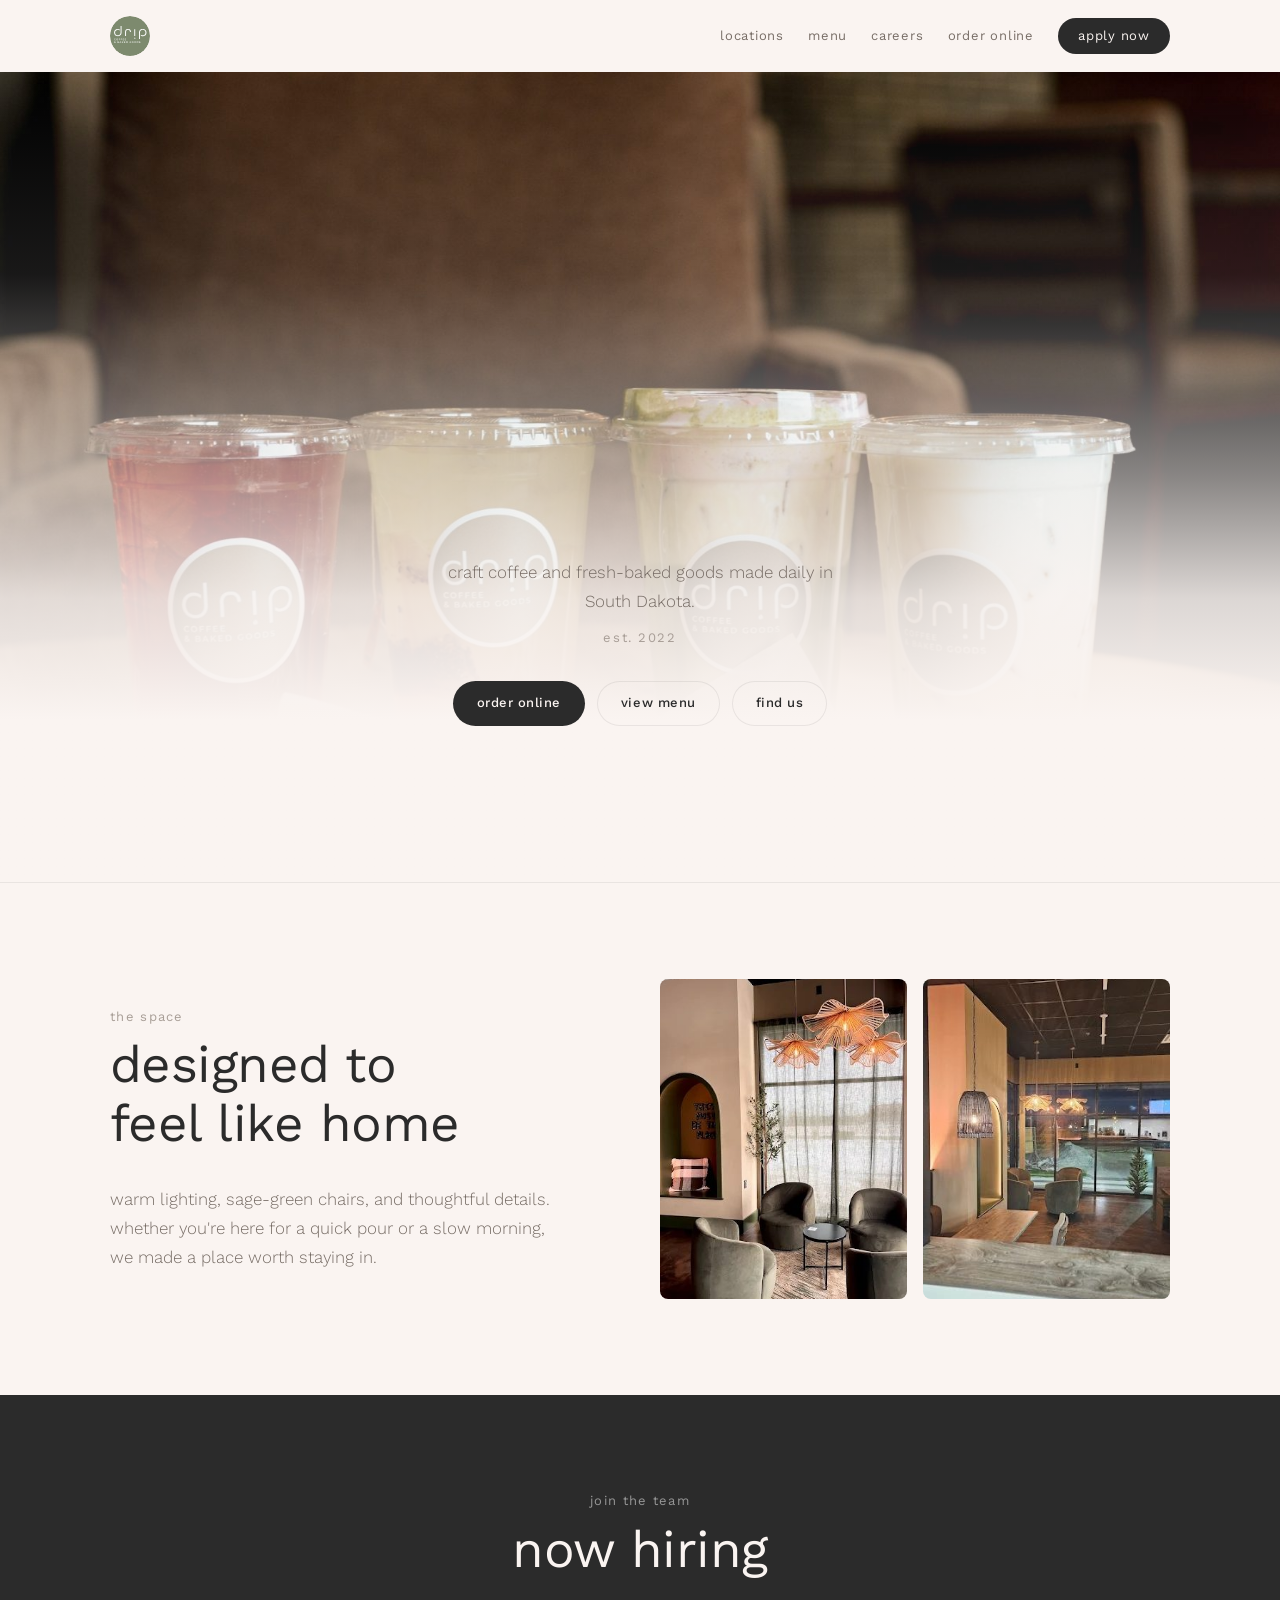
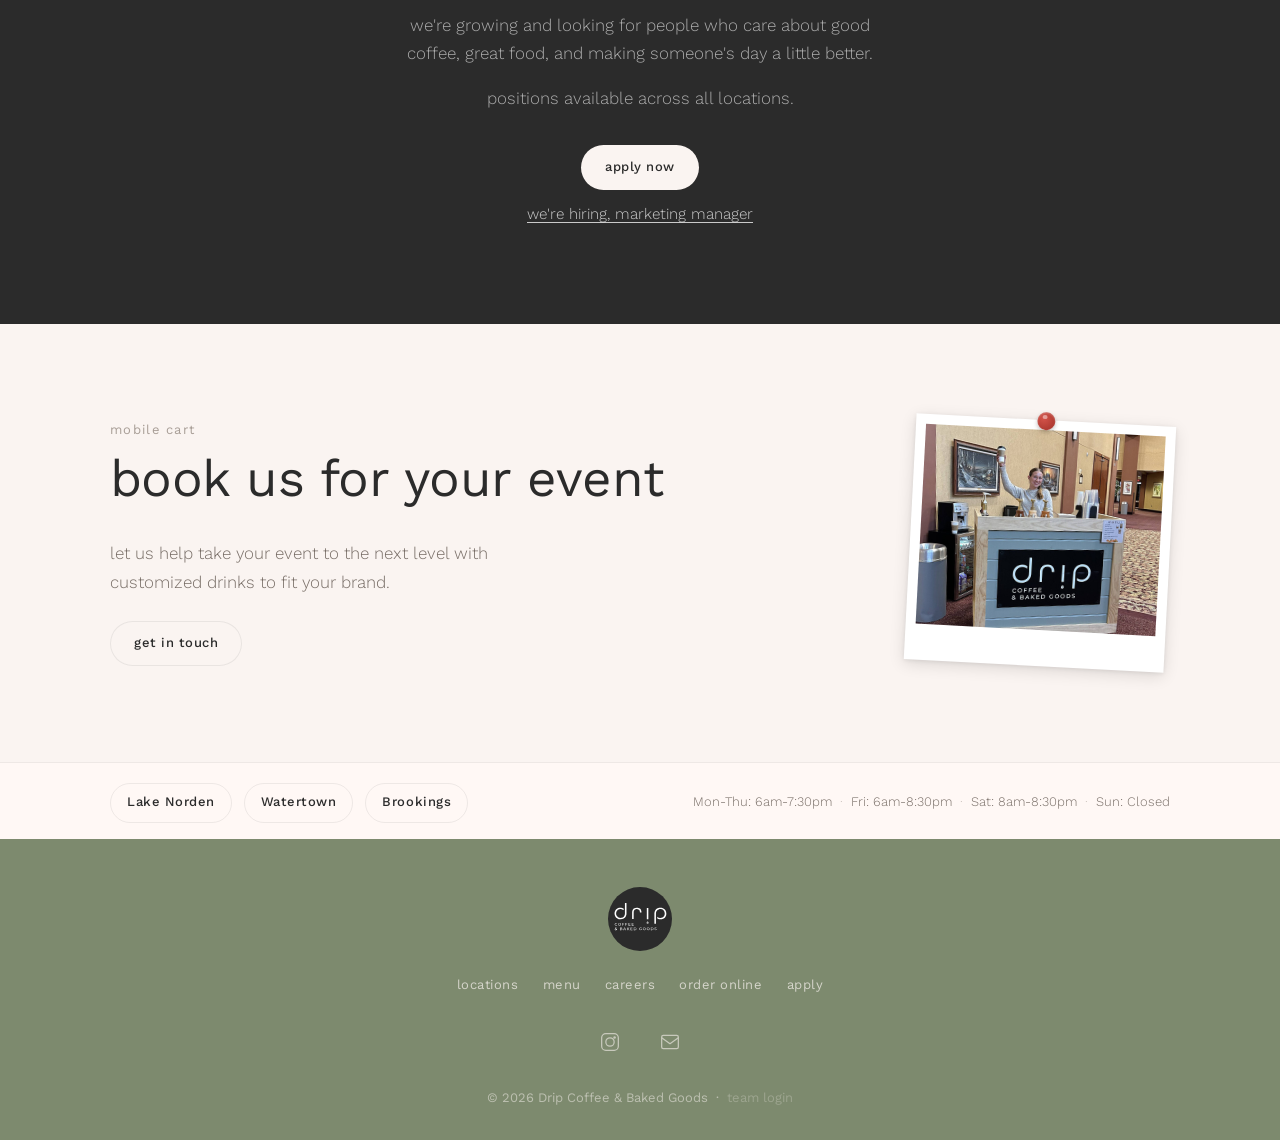
<file: index.html>
<!DOCTYPE html>
<html lang="en">
<head>
  <link rel="icon" href="./favicon.ico" />
  <link rel="icon" type="image/png" sizes="32x32" href="./favicon-32.png" />
  <link rel="icon" type="image/png" sizes="16x16" href="./favicon-16.png" />
  <link rel="apple-touch-icon" sizes="180x180" href="./apple-touch-icon.png" />
  <meta charset="UTF-8">
  <meta name="viewport" content="width=device-width, initial-scale=1.0">
  <title>drip coffee & baked goods</title>
  <meta name="description" content="Drip Coffee & Baked Goods. Craft coffee and fresh-baked goods in Lake Norden, Watertown, and Brookings, South Dakota. Est. 2022.">
  <meta property="og:title" content="Drip Coffee & Baked Goods">
  <meta property="og:description" content="Craft coffee and fresh-baked goods in Lake Norden, Watertown, and Brookings, South Dakota.">
  <meta property="og:type" content="website">
  <meta name="apple-mobile-web-app-capable" content="yes">
  <meta name="apple-mobile-web-app-status-bar-style" content="default">
  <meta name="theme-color" content="#faf4f1">

  <link rel="preconnect" href="https://fonts.googleapis.com">
  <link rel="preconnect" href="https://fonts.gstatic.com" crossorigin>
  <link href="https://fonts.googleapis.com/css2?family=Questrial&family=Work+Sans:wght@300;400;500;600&display=swap" rel="stylesheet">

  <link rel="stylesheet" href="./base.css">
  <link rel="stylesheet" href="./style.css">
</head>
<body>
  <a href="#main" class="sr-only" style="position:absolute;top:0;left:0;padding:8px;background:var(--color-bg);z-index:999;">Skip to content</a>

  <!-- HEADER -->
  <header class="site-header">
    <div class="header-inner">
      <a href="./index.html" class="logo" aria-label="Drip Coffee & Baked Goods home">
        <img src="./assets/drip-circle-logo.svg" alt="drip coffee & baked goods" class="logo-img">
      </a>

      <nav class="main-nav" aria-label="Main navigation">
        <a href="#locations">locations</a>
        <a href="./menu.html">menu</a>
        <a href="#hiring">careers</a>
        <a href="https://order.dripos.com/drip-coffee" target="_blank" rel="noopener noreferrer">order online</a>
        <a href="https://hire.mydripcoffee.com/#/jobs/drip" target="_blank" rel="noopener noreferrer" class="btn btn-sm">apply now</a>
      </nav>

      <button class="mobile-menu-btn" aria-label="Open menu" aria-expanded="false">
        <svg width="24" height="24" viewBox="0 0 24 24" fill="none" stroke="currentColor" stroke-width="1.5" stroke-linecap="round">
          <line x1="4" y1="7" x2="20" y2="7"/>
          <line x1="4" y1="12" x2="20" y2="12"/>
          <line x1="4" y1="17" x2="20" y2="17"/>
        </svg>
      </button>
    </div>
  </header>

  <!-- MOBILE NAV -->
  <div class="mobile-nav" id="mobileNav" aria-hidden="true">
    <button class="mobile-close-btn" aria-label="Close menu">
      <svg width="24" height="24" viewBox="0 0 24 24" fill="none" stroke="currentColor" stroke-width="1.5" stroke-linecap="round">
        <line x1="6" y1="6" x2="18" y2="18"/>
        <line x1="6" y1="18" x2="18" y2="6"/>
      </svg>
    </button>
    <nav aria-label="Mobile navigation">
      <a href="#locations">locations</a>
      <a href="./menu.html">menu</a>
      <a href="#hiring">careers</a>
      <a href="https://order.dripos.com/drip-coffee" target="_blank" rel="noopener noreferrer">order online</a>
      <a href="https://hire.mydripcoffee.com/#/jobs/drip" target="_blank" rel="noopener noreferrer" class="btn">apply now</a>
    </nav>
  </div>

  <main id="main">
    <!-- HERO -->
    <section class="hero">
      <div class="hero-image">
        <img src="./assets/drip-drinks-lineup.jpg" alt="Four signature Drip Coffee drinks on a warm wood table" class="hero-photo">
        <div class="hero-overlay"></div>
      </div>
      <div class="hero-content">
        <p class="hero-sub">craft coffee and fresh-baked goods made daily in South Dakota.</p>
        <p class="hero-est">est. 2022</p>
        <div class="hero-actions">
          <a href="https://order.dripos.com/drip-coffee" target="_blank" rel="noopener noreferrer" class="btn btn-primary">order online</a>
          <a href="./menu.html" class="btn btn-outline">view menu</a>
          <a href="#locations" class="btn btn-outline">find us</a>
        </div>
      </div>
    </section>

    <!-- THE SPACE -->
    <section class="the-space">
      <div class="section-inner the-space-inner">
        <div class="the-space-text">
          <p class="section-label">the space</p>
          <h2 class="section-heading">designed to feel like home</h2>
          <p class="the-space-body">warm lighting, sage-green chairs, and thoughtful details. whether you're here for a quick pour or a slow morning, we made a place worth staying in.</p>
        </div>
        <div class="the-space-photos">
          <img src="./assets/drip-interior-lounge.jpg" alt="Drip Coffee lounge area with sage green chairs and pendant lights" class="the-space-photo" loading="lazy">
          <img src="./assets/drip-interior-evening.jpg" alt="Drip Coffee interior at evening with warm pendant lighting" class="the-space-photo" loading="lazy">
        </div>
      </div>
    </section>

    <!-- NOW HIRING -->
    <section class="hiring" id="hiring">
      <div class="section-inner hiring-inner">
        <p class="section-label section-label--light">join the team</p>
        <h2 class="section-heading section-heading--light">now hiring</h2>
        <p class="hiring-body">we're growing and looking for people who care about good coffee, great food, and making someone's day a little better.</p>
        <p class="hiring-body">positions available across all locations.</p>
        <a href="https://hire.mydripcoffee.com/#/jobs/drip" target="_blank" rel="noopener noreferrer" class="btn btn-light">apply now</a>
        <p class="hiring-body hiring-role-line"><a href="https://hire.mydripcoffee.com/#/apply/marketing" target="_blank" rel="noopener noreferrer" class="hiring-role-link">we're hiring, marketing manager</a></p>
      </div>
    </section>

    <!-- EVENT BOOKING -->
    <section class="events">
      <div class="section-inner events-inner events-layout">
        <div class="events-text">
          <p class="section-label">mobile cart</p>
          <h2 class="section-heading">book us for your event</h2>
          <p class="events-body">let us help take your event to the next level with customized drinks to fit your brand.</p>
          <a href="mailto:info@dripcoffee.com" class="btn btn-outline">get in touch</a>
        </div>
        <div class="events-polaroid-wrap">
          <div class="polaroid">
            <div class="polaroid-pin"></div>
            <img src="./assets/drip-cart-hq.jpg" alt="Drip Coffee mobile cart" loading="lazy">
          </div>
        </div>
      </div>
    </section>

    <!-- LOCATIONS BAR -->
    <section class="locations-bar" id="locations">
      <div class="locations-bar-inner">
        <div class="loc-buttons">
          <button class="loc-btn" data-location="lake-norden" aria-expanded="false">
            <span class="loc-btn-name">Lake Norden</span>
          </button>
          <button class="loc-btn" data-location="watertown" aria-expanded="false">
            <span class="loc-btn-name">Watertown</span>
          </button>
          <button class="loc-btn" data-location="brookings" aria-expanded="false">
            <span class="loc-btn-name">Brookings</span>
          </button>
        </div>

        <div class="loc-hours">
          <span>Mon-Thu: 6am-7:30pm</span>
          <span class="loc-hours-sep">&middot;</span>
          <span>Fri: 6am-8:30pm</span>
          <span class="loc-hours-sep">&middot;</span>
          <span>Sat: 8am-8:30pm</span>
          <span class="loc-hours-sep">&middot;</span>
          <span>Sun: Closed</span>
        </div>
      </div>

      <!-- Expandable location details -->
      <div class="loc-detail" id="loc-lake-norden" aria-hidden="true">
        <div class="loc-detail-inner">
          <div class="loc-detail-photo">
            <img src="./assets/lake-norden-interior.jpg" alt="Drip Coffee Lake Norden interior" loading="lazy">
          </div>
          <div class="loc-detail-info">
            <h3>Lake Norden</h3>
            <p class="loc-detail-address">502 Main Ave, Unit 109<br>Lake Norden, SD 57248</p>
            <p class="loc-detail-phone">(605) 520-8960</p>
            <a href="https://maps.google.com/?q=502+Main+Ave+Lake+Norden+SD+57248" target="_blank" rel="noopener noreferrer" class="btn btn-outline btn-sm">get directions</a>
            <a href="https://order.dripos.com/Drip-Coffee-Lake-Norden" target="_blank" rel="noopener noreferrer" class="btn btn-primary btn-sm">order from here</a>
          </div>
        </div>
      </div>

      <div class="loc-detail" id="loc-watertown" aria-hidden="true">
        <div class="loc-detail-inner">
          <div class="loc-detail-photo">
            <img src="./assets/watertown-interior.jpg" alt="Drip Coffee Watertown interior with warm pendant lighting" loading="lazy">
          </div>
          <div class="loc-detail-info">
            <h3>Watertown</h3>
            <p class="loc-detail-address">928 11th St SE<br>Watertown, SD 57201</p>
            <a href="https://maps.google.com/?q=928+11th+St+SE+Watertown+SD+57201" target="_blank" rel="noopener noreferrer" class="btn btn-outline btn-sm">get directions</a>
            <a href="https://order.dripos.com/Drip-Coffee-+-Watertown" target="_blank" rel="noopener noreferrer" class="btn btn-primary btn-sm">order from here</a>
          </div>
        </div>
      </div>

      <div class="loc-detail" id="loc-brookings" aria-hidden="true">
        <div class="loc-detail-inner">
          <div class="loc-detail-info loc-detail-info--full">
            <h3>Brookings</h3>
            <p class="loc-detail-address">716 20th St S, Ste A<br>Brookings, SD 57006</p>
            <p class="loc-detail-coming">opening mid-May 2026</p>
          </div>
        </div>
      </div>
    </section>
  </main>

  <!-- FOOTER -->
  <footer class="site-footer">
    <div class="footer-inner">
      <div class="footer-brand">
        <img src="./assets/drip-circle-logo-dark.svg" alt="Drip Coffee & Baked Goods" class="footer-logo-img">
      </div>
      <div class="footer-links">
        <a href="#locations">locations</a>
        <a href="./menu.html">menu</a>
        <a href="#hiring">careers</a>
        <a href="https://order.dripos.com/drip-coffee" target="_blank" rel="noopener noreferrer">order online</a>
        <a href="https://hire.mydripcoffee.com/#/jobs/drip" target="_blank" rel="noopener noreferrer">apply</a>
      </div>
      <div class="footer-social">
        <a href="https://www.instagram.com/drip.coffe.e/" target="_blank" rel="noopener noreferrer" aria-label="Follow us on Instagram">
          <svg width="20" height="20" viewBox="0 0 24 24" fill="none" stroke="currentColor" stroke-width="1.5" stroke-linecap="round" stroke-linejoin="round">
            <rect x="2" y="2" width="20" height="20" rx="5"/>
            <circle cx="12" cy="12" r="5"/>
            <circle cx="17.5" cy="6.5" r="1.5" fill="currentColor" stroke="none"/>
          </svg>
        </a>
        <a href="mailto:info@dripcoffee.com" aria-label="Email us">
          <svg width="20" height="20" viewBox="0 0 24 24" fill="none" stroke="currentColor" stroke-width="1.5" stroke-linecap="round" stroke-linejoin="round">
            <rect x="2" y="4" width="20" height="16" rx="2"/>
            <path d="M22 7l-10 7L2 7"/>
          </svg>
        </a>
      </div>
      <p class="footer-copy">&copy; 2026 Drip Coffee & Baked Goods &nbsp;&middot;&nbsp; <a href="https://hire.mydripcoffee.com/#/login" style="color: inherit; opacity: 0.5; text-decoration: none;">team login</a></p>
    </div>
  </footer>

  <script src="./app.js" defer></script>
</body>
</html>
</file>
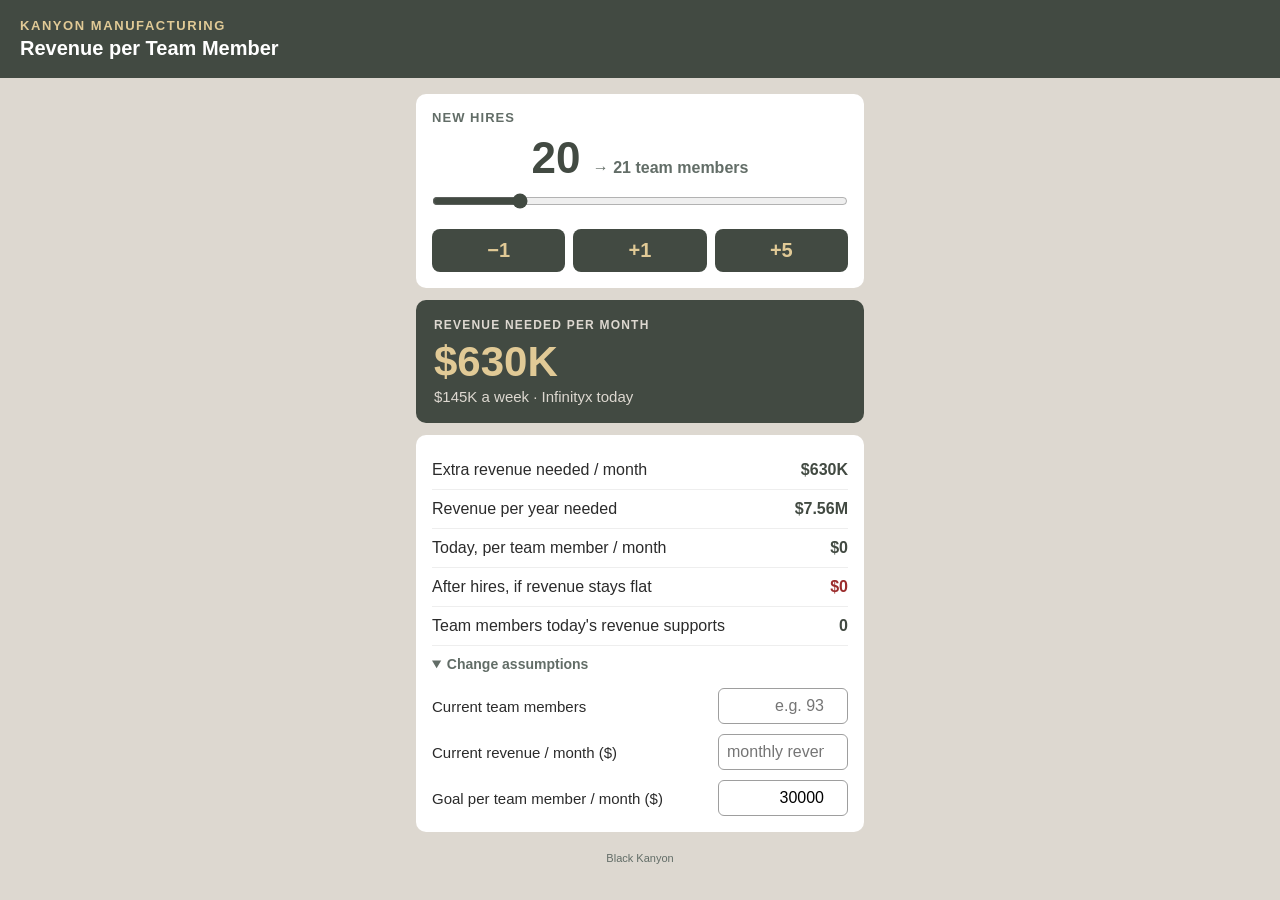
<file: tools/km-calc/index.html>
<!doctype html><html lang="en"><head><meta charset="utf-8"><meta name="viewport" content="width=device-width,initial-scale=1">
<title>KM Revenue per Team Member</title>
<style>
*{box-sizing:border-box;margin:0;padding:0}
body{font-family:-apple-system,Roboto,Helvetica,Arial,sans-serif;background:#DDD8D0;color:#2B2B2B}
.top{background:#424A42;padding:18px 20px}
.top .a{color:#E1CA96;font-weight:700;letter-spacing:.12em;font-size:13px;text-transform:uppercase}
.top .b{color:#fff;font-size:20px;font-weight:700;margin-top:4px}
.wrap{padding:16px;max-width:480px;margin:0 auto}
.card{background:#fff;border-radius:10px;padding:16px;margin-bottom:12px}
label{display:block;font-size:13px;color:#626D67;font-weight:700;text-transform:uppercase;letter-spacing:.08em;margin-bottom:8px}
.hires{font-size:44px;font-weight:800;color:#424A42;text-align:center}
.hires small{font-size:16px;color:#626D67;font-weight:600}
input[type=range]{width:100%;height:36px;accent-color:#424A42}
.btns{display:flex;gap:8px;margin-top:6px}
.btns button{flex:1;font-size:20px;padding:10px;border:0;border-radius:8px;background:#424A42;color:#E1CA96;font-weight:700}
.big{background:#424A42;color:#fff;border-radius:10px;padding:18px;margin-bottom:12px}
.big .l{font-size:12px;letter-spacing:.1em;text-transform:uppercase;color:#DDD8D0;font-weight:700}
.big .n{font-size:42px;font-weight:800;color:#E1CA96;margin:6px 0 2px}
.big .s{font-size:15px;color:#DDD8D0}
.row{display:flex;justify-content:space-between;padding:10px 0;border-bottom:1px solid #eee;font-size:16px}
.row:last-child{border:0}.row b{color:#424A42}.red{color:#9B2C2C!important}
details{margin-top:4px}summary{font-size:14px;color:#626D67;font-weight:700;padding:6px 0}
.set{display:flex;justify-content:space-between;align-items:center;margin-top:10px;font-size:15px}
.set input{width:130px;font-size:16px;padding:8px;border:1px solid #9E9E9E;border-radius:6px;text-align:right}
.foot{font-size:11px;color:#626D67;text-align:center;padding:8px 0 20px}
</style></head><body>
<div class="top"><div class="a">Kanyon Manufacturing</div><div class="b">Revenue per Team Member</div></div>
<div class="wrap">
<div class="card"><label>New hires</label>
<div class="hires"><span id="h">20</span> <small>→ <span id="tm">113</span> team members</small></div>
<input type="range" id="r" min="0" max="100" value="20">
<div class="btns"><button onclick="step(-1)">−1</button><button onclick="step(1)">+1</button><button onclick="step(5)">+5</button></div></div>
<div class="big"><div class="l">Revenue needed per month</div><div class="n" id="need">$3.39M</div>
<div class="s" id="needs">$782K a week · 2.1x today</div></div>
<div class="card">
<div class="row"><span>Extra revenue needed / month</span><b id="gap"></b></div>
<div class="row"><span>Revenue per year needed</span><b id="yr"></b></div>
<div class="row"><span>Today, per team member / month</span><b id="now"></b></div>
<div class="row"><span>After hires, if revenue stays flat</span><b class="red" id="flat"></b></div>
<div class="row"><span>Team members today's revenue supports</span><b id="max"></b></div>
<details><summary>Change assumptions</summary>
<div class="set">Current team members<input id="c" type="number" value="" placeholder="e.g. 93" inputmode="numeric"></div>
<div class="set">Current revenue / month ($)<input id="rev" type="number" value="" placeholder="monthly revenue" inputmode="numeric"></div>
<div class="set">Goal per team member / month ($)<input id="g" type="number" value="30000" inputmode="numeric"></div>
</details></div>
<div class="foot">Black Kanyon</div>
</div>
<script>
const $=id=>document.getElementById(id);
const M=v=>v>=1e6?'$'+(v/1e6).toFixed(2)+'M':'$'+Math.round(v/1e3)+'K';
const D=v=>'$'+Math.round(v).toLocaleString();
function step(n){$('r').value=Math.max(0,Math.min(100,+$('r').value+n));calc()}
function calc(){const h=+$('r').value,c=+$('c').value||1,rev=+$('rev').value||0,g=+$('g').value,t=c+h,need=t*g;
$('h').textContent=h;$('tm').textContent=t;$('need').textContent=M(need);
$('needs').textContent=M(need*12/52)+' a week · '+(need/rev).toFixed(1)+'x today';
$('gap').textContent=M(Math.max(0,need-rev));$('yr').textContent=M(need*12);
$('now').textContent=D(rev/c);$('flat').textContent=D(rev/t);$('max').textContent=Math.floor(rev/g)}
const p=new URLSearchParams(location.hash.slice(1));
$('c').value=p.get('tm')||localStorage.kmTm||'';$('rev').value=p.get('rev')||localStorage.kmRev||'';if(p.get('goal'))$('g').value=p.get('goal');
['r','c','rev','g'].forEach(i=>$(i).addEventListener('input',()=>{localStorage.kmTm=$('c').value;localStorage.kmRev=$('rev').value;calc()}));
if(!$('c').value||!$('rev').value)document.querySelector('details').open=true;calc();
</script></body></html>
</file>
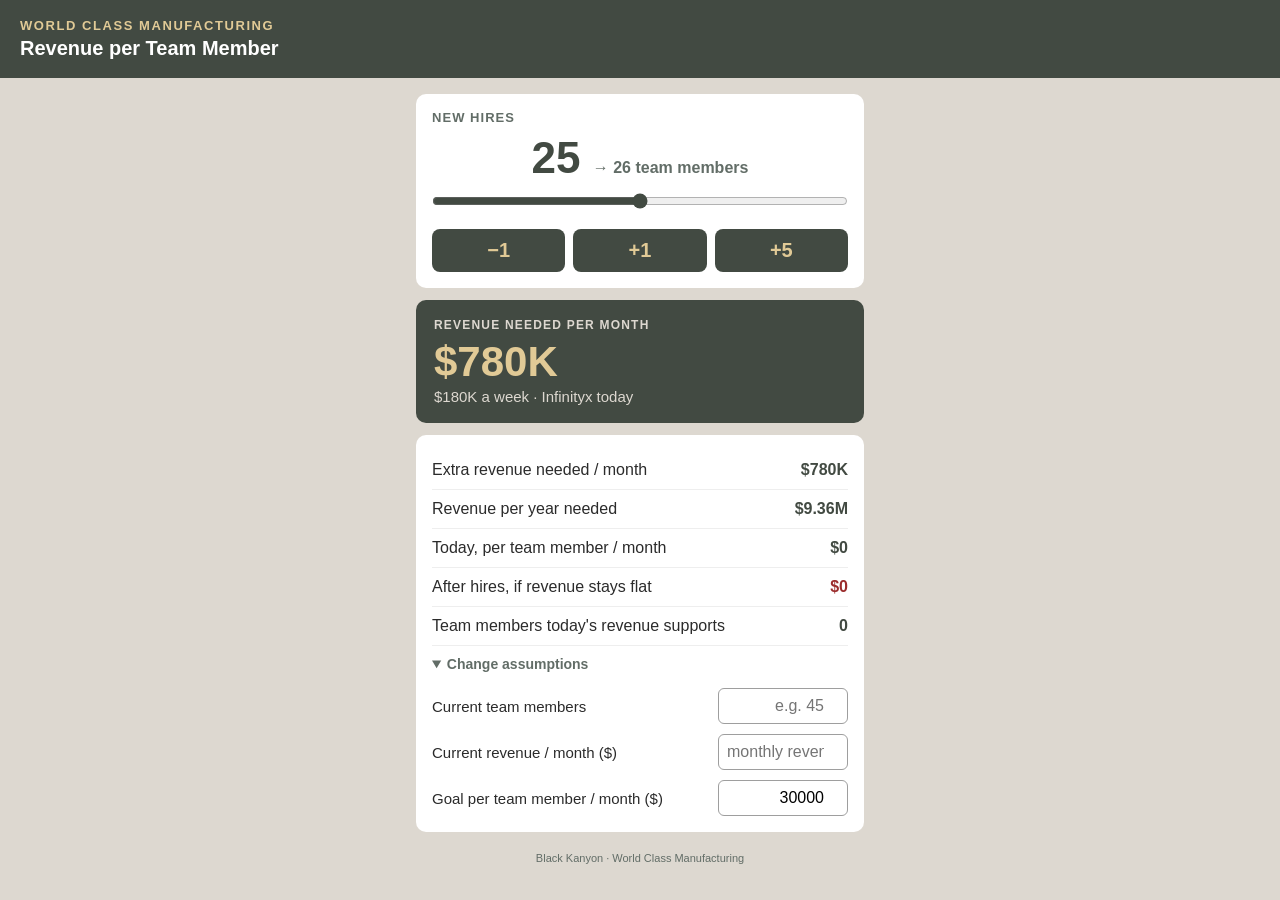
<file: tools/wcm-calc/index.html>
<!doctype html><html lang="en"><head><meta charset="utf-8"><meta name="viewport" content="width=device-width,initial-scale=1">
<title>WCM Revenue per Team Member</title>
<style>
*{box-sizing:border-box;margin:0;padding:0}
body{font-family:-apple-system,Roboto,Helvetica,Arial,sans-serif;background:#DDD8D0;color:#2B2B2B}
.top{background:#424A42;padding:18px 20px}
.top .a{color:#E1CA96;font-weight:700;letter-spacing:.12em;font-size:13px;text-transform:uppercase}
.top .b{color:#fff;font-size:20px;font-weight:700;margin-top:4px}
.wrap{padding:16px;max-width:480px;margin:0 auto}
.card{background:#fff;border-radius:10px;padding:16px;margin-bottom:12px}
label{display:block;font-size:13px;color:#626D67;font-weight:700;text-transform:uppercase;letter-spacing:.08em;margin-bottom:8px}
.hires{font-size:44px;font-weight:800;color:#424A42;text-align:center}
.hires small{font-size:16px;color:#626D67;font-weight:600}
input[type=range]{width:100%;height:36px;accent-color:#424A42}
.btns{display:flex;gap:8px;margin-top:6px}
.btns button{flex:1;font-size:20px;padding:10px;border:0;border-radius:8px;background:#424A42;color:#E1CA96;font-weight:700}
.big{background:#424A42;color:#fff;border-radius:10px;padding:18px;margin-bottom:12px}
.big .l{font-size:12px;letter-spacing:.1em;text-transform:uppercase;color:#DDD8D0;font-weight:700}
.big .n{font-size:42px;font-weight:800;color:#E1CA96;margin:6px 0 2px}
.big .s{font-size:15px;color:#DDD8D0}
.row{display:flex;justify-content:space-between;padding:10px 0;border-bottom:1px solid #eee;font-size:16px}
.row:last-child{border:0}.row b{color:#424A42}.red{color:#9B2C2C!important}
details{margin-top:4px}summary{font-size:14px;color:#626D67;font-weight:700;padding:6px 0}
.set{display:flex;justify-content:space-between;align-items:center;margin-top:10px;font-size:15px}
.set input{width:130px;font-size:16px;padding:8px;border:1px solid #9E9E9E;border-radius:6px;text-align:right}
.foot{font-size:11px;color:#626D67;text-align:center;padding:8px 0 20px}
</style></head><body>
<div class="top"><div class="a">World Class Manufacturing</div><div class="b">Revenue per Team Member</div></div>
<div class="wrap">
<div class="card"><label>New hires</label>
<div class="hires"><span id="h">25</span> <small>→ <span id="tm">70</span> team members</small></div>
<input type="range" id="r" min="0" max="50" value="25">
<div class="btns"><button onclick="step(-1)">−1</button><button onclick="step(1)">+1</button><button onclick="step(5)">+5</button></div></div>
<div class="big"><div class="l">Revenue needed per month</div><div class="n" id="need"></div>
<div class="s" id="needs"></div></div>
<div class="card">
<div class="row"><span>Extra revenue needed / month</span><b id="gap"></b></div>
<div class="row"><span>Revenue per year needed</span><b id="yr"></b></div>
<div class="row"><span>Today, per team member / month</span><b id="now"></b></div>
<div class="row"><span>After hires, if revenue stays flat</span><b class="red" id="flat"></b></div>
<div class="row"><span>Team members today's revenue supports</span><b id="max"></b></div>
<details><summary>Change assumptions</summary>
<div class="set">Current team members<input id="c" type="number" value="" placeholder="e.g. 45" inputmode="numeric"></div>
<div class="set">Current revenue / month ($)<input id="rev" type="number" value="" placeholder="monthly revenue" inputmode="numeric"></div>
<div class="set">Goal per team member / month ($)<input id="g" type="number" value="30000" inputmode="numeric"></div>
</details></div>
<div class="foot">Black Kanyon · World Class Manufacturing</div>
</div>
<script>
const $=id=>document.getElementById(id);
const M=v=>v>=1e6?'$'+(v/1e6).toFixed(2)+'M':'$'+Math.round(v/1e3)+'K';
const D=v=>'$'+Math.round(v).toLocaleString();
function step(n){$('r').value=Math.max(0,Math.min(50,+$('r').value+n));calc()}
function calc(){const h=+$('r').value,c=+$('c').value||1,rev=+$('rev').value||0,g=+$('g').value,t=c+h,need=t*g;
$('h').textContent=h;$('tm').textContent=t;$('need').textContent=M(need);
$('needs').textContent=M(need*12/52)+' a week · '+(need/rev).toFixed(1)+'x today';
$('gap').textContent=M(Math.max(0,need-rev));$('yr').textContent=M(need*12);
$('now').textContent=D(rev/c);$('flat').textContent=D(rev/t);$('max').textContent=Math.floor(rev/g)}
const p=new URLSearchParams(location.hash.slice(1));
$('c').value=p.get('tm')||localStorage.wcmTm||'';$('rev').value=p.get('rev')||localStorage.wcmRev||'';if(p.get('goal'))$('g').value=p.get('goal');
['r','c','rev','g'].forEach(i=>$(i).addEventListener('input',()=>{localStorage.wcmTm=$('c').value;localStorage.wcmRev=$('rev').value;calc()}));
if(!$('c').value||!$('rev').value)document.querySelector('details').open=true;calc();
</script></body></html>
</file>
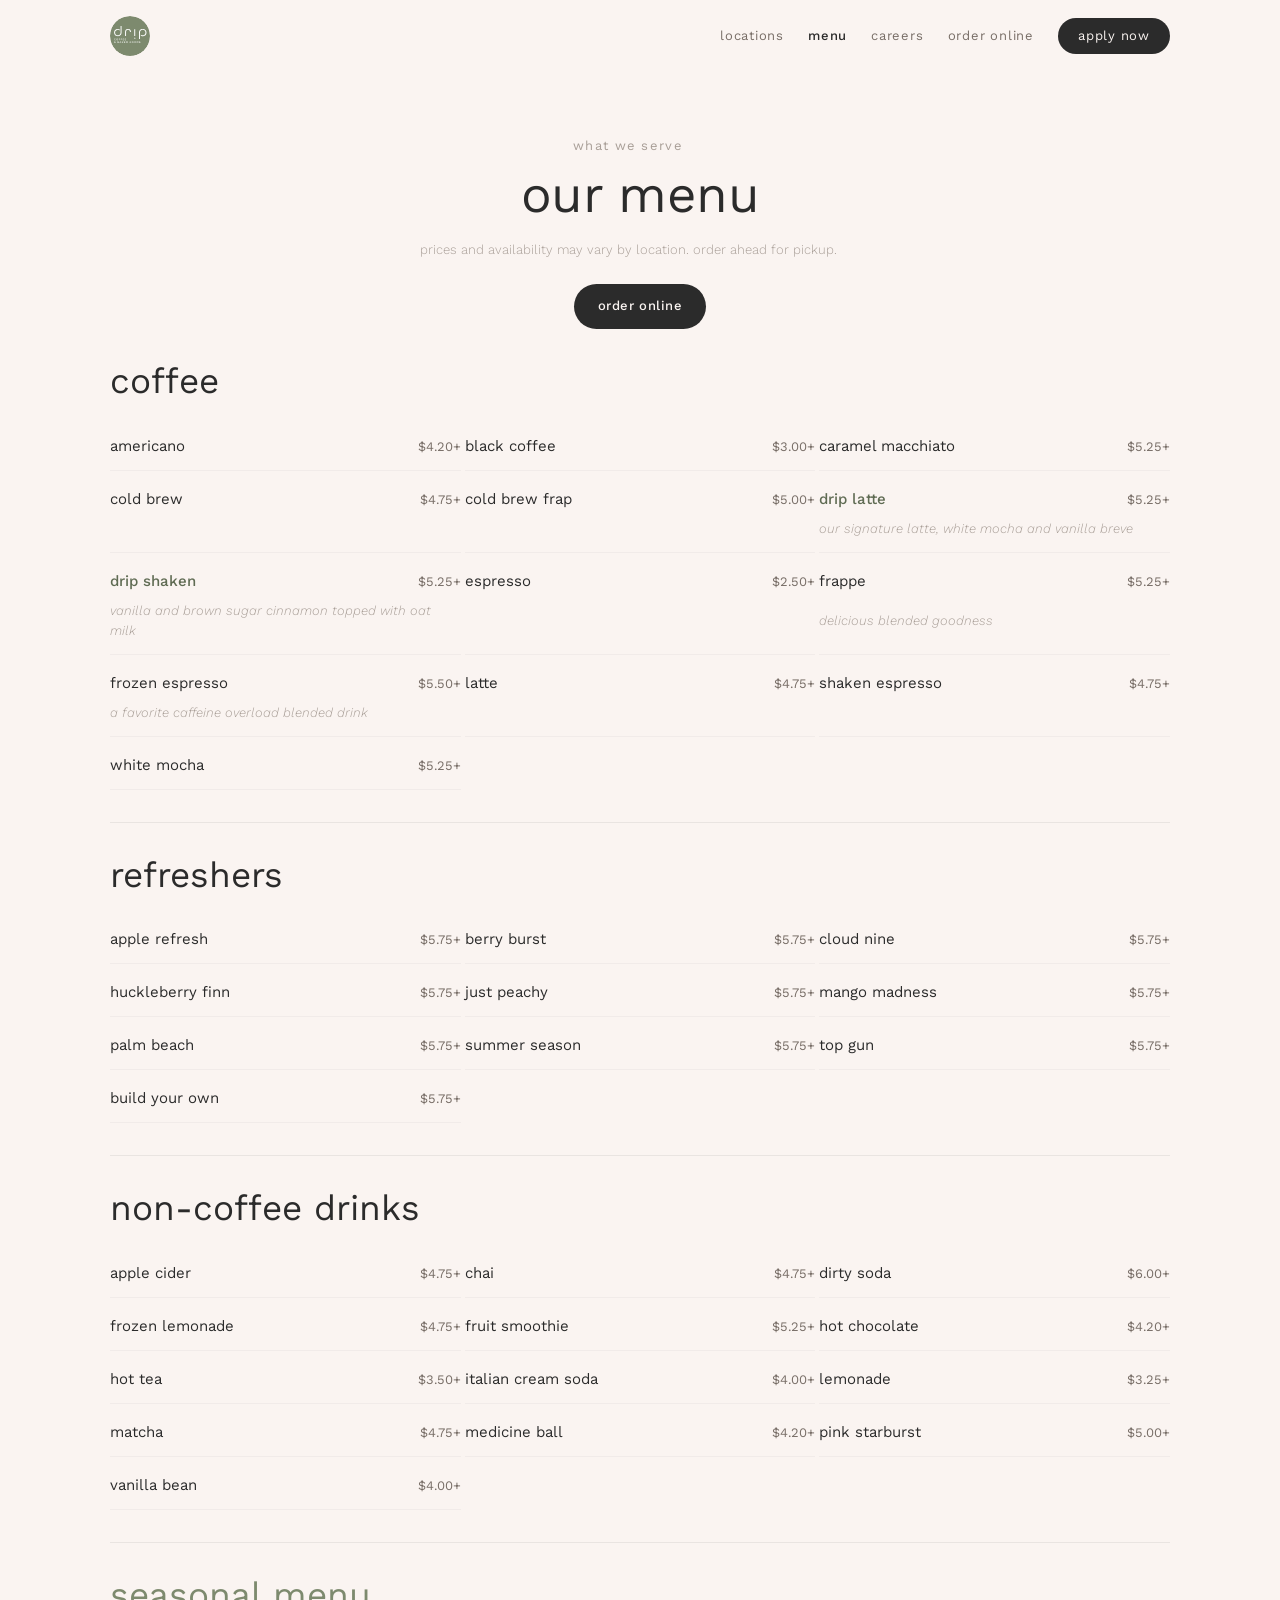
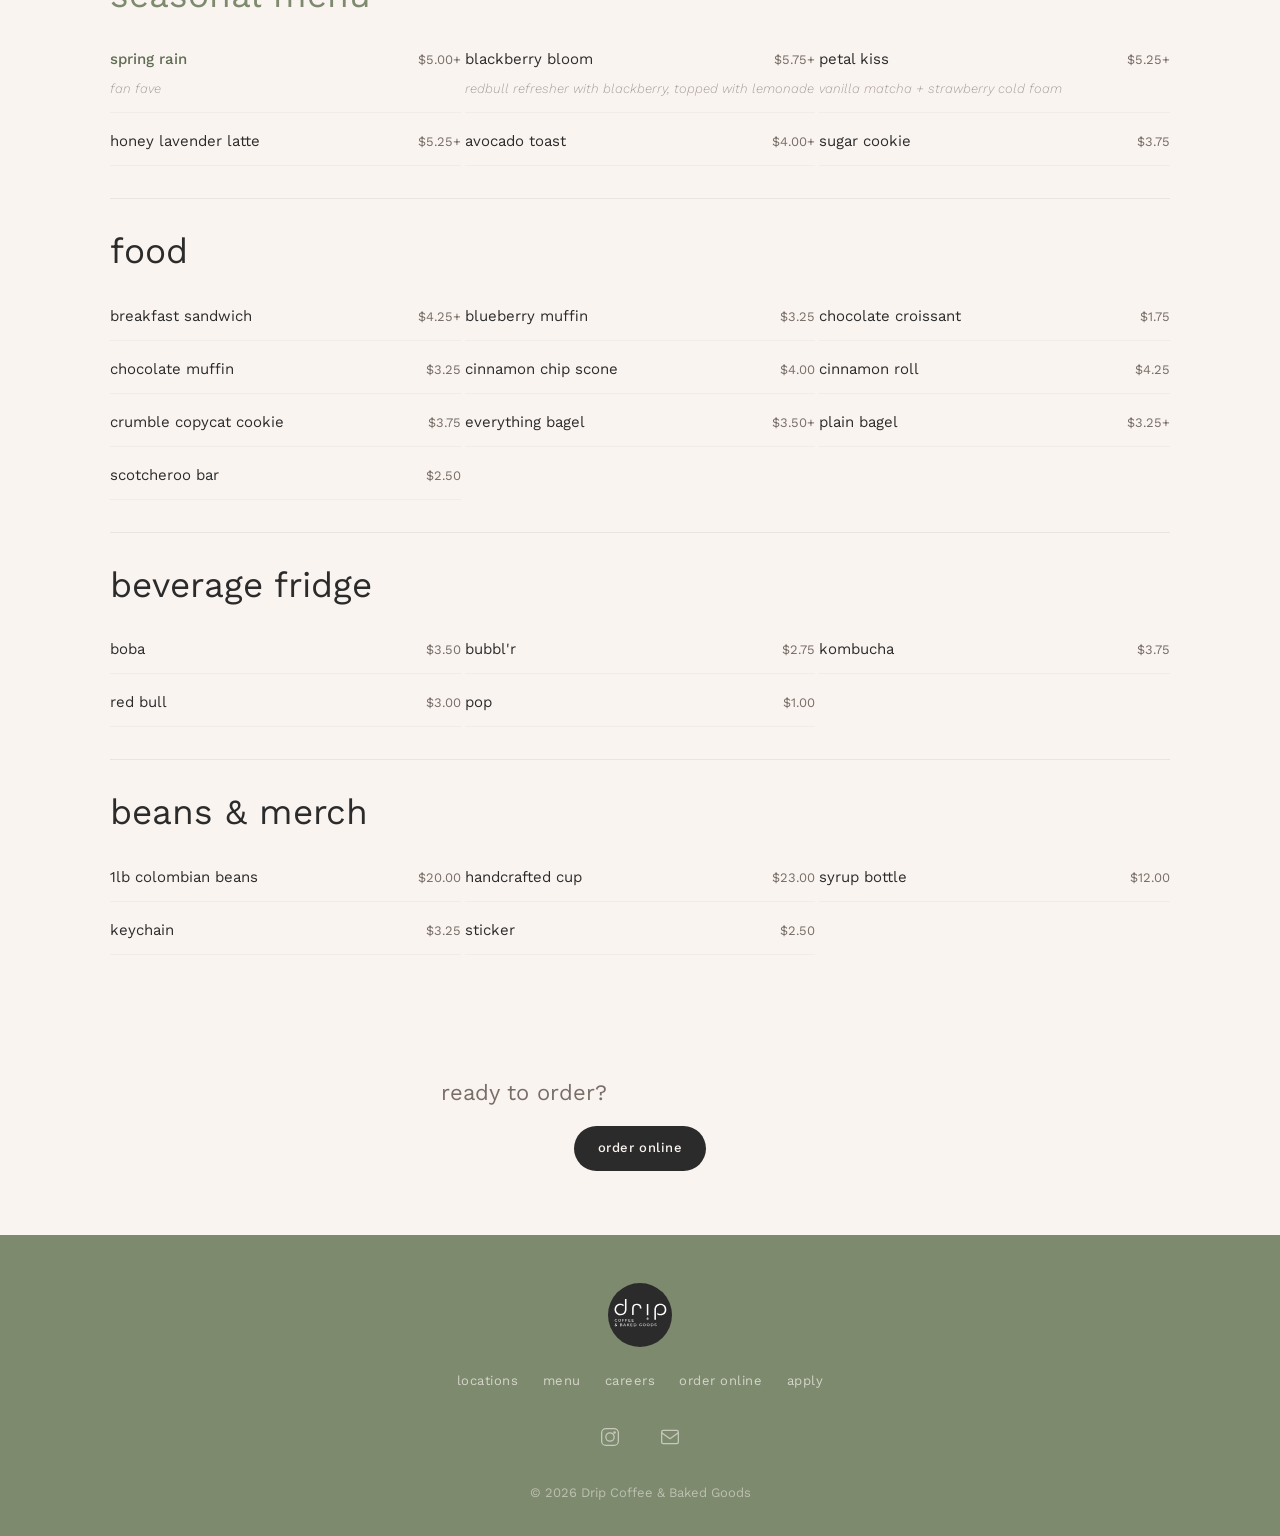
<file: menu.html>
<!DOCTYPE html>
<html lang="en">
<head>
  <link rel="icon" href="./favicon.ico" />
  <link rel="icon" type="image/png" sizes="32x32" href="./favicon-32.png" />
  <link rel="icon" type="image/png" sizes="16x16" href="./favicon-16.png" />
  <link rel="apple-touch-icon" sizes="180x180" href="./apple-touch-icon.png" />
  <meta charset="UTF-8">
  <meta name="viewport" content="width=device-width, initial-scale=1.0">
  <title>menu - drip coffee & baked goods</title>
  <meta name="description" content="our full menu of craft coffee, refreshers, baked goods, and more at drip coffee & baked goods.">

  <meta name="apple-mobile-web-app-capable" content="yes">
  <meta name="apple-mobile-web-app-status-bar-style" content="default">
  <meta name="theme-color" content="#faf4f1">

  <link rel="preconnect" href="https://fonts.googleapis.com">
  <link rel="preconnect" href="https://fonts.gstatic.com" crossorigin>
  <link href="https://fonts.googleapis.com/css2?family=Questrial&family=Work+Sans:wght@300;400;500;600&display=swap" rel="stylesheet">

  <link rel="stylesheet" href="./base.css">
  <link rel="stylesheet" href="./style.css">
</head>
<body>
  <a href="#main" class="sr-only" style="position:absolute;top:0;left:0;padding:8px;background:var(--color-bg);z-index:999;">Skip to content</a>

  <!-- HEADER -->
  <header class="site-header">
    <div class="header-inner">
      <a href="./index.html" class="logo" aria-label="Drip Coffee & Baked Goods home">
        <img src="./assets/drip-circle-logo.svg" alt="drip coffee & baked goods" class="logo-img">
      </a>

      <nav class="main-nav" aria-label="Main navigation">
        <a href="./#locations">locations</a>
        <a href="./menu.html" class="nav-active">menu</a>
        <a href="./#hiring">careers</a>
        <a href="https://order.dripos.com/drip-coffee" target="_blank" rel="noopener noreferrer">order online</a>
        <a href="https://hire.mydripcoffee.com/#/jobs/drip" target="_blank" rel="noopener noreferrer" class="btn btn-sm">apply now</a>
      </nav>

      <button class="mobile-menu-btn" aria-label="Open menu" aria-expanded="false">
        <svg width="24" height="24" viewBox="0 0 24 24" fill="none" stroke="currentColor" stroke-width="1.5" stroke-linecap="round">
          <line x1="4" y1="7" x2="20" y2="7"/>
          <line x1="4" y1="12" x2="20" y2="12"/>
          <line x1="4" y1="17" x2="20" y2="17"/>
        </svg>
      </button>
    </div>
  </header>

  <!-- MOBILE NAV -->
  <div class="mobile-nav" id="mobileNav" aria-hidden="true">
    <button class="mobile-close-btn" aria-label="Close menu">
      <svg width="24" height="24" viewBox="0 0 24 24" fill="none" stroke="currentColor" stroke-width="1.5" stroke-linecap="round">
        <line x1="6" y1="6" x2="18" y2="18"/>
        <line x1="6" y1="18" x2="18" y2="6"/>
      </svg>
    </button>
    <nav aria-label="Mobile navigation">
      <a href="./#locations">locations</a>
      <a href="./menu.html">menu</a>
      <a href="./#hiring">careers</a>
      <a href="https://order.dripos.com/drip-coffee" target="_blank" rel="noopener noreferrer">order online</a>
      <a href="https://hire.mydripcoffee.com/#/jobs/drip" target="_blank" rel="noopener noreferrer" class="btn">apply now</a>
    </nav>
  </div>

  <main id="main">
    <!-- MENU HEADER -->
    <section class="menu-hero">
      <div class="menu-hero-inner">
        <p class="section-label">what we serve</p>
        <h1 class="section-heading menu-title">our menu</h1>
        <p class="menu-note">prices and availability may vary by location. order ahead for pickup.</p>
        <a href="https://order.dripos.com/drip-coffee" target="_blank" rel="noopener noreferrer" class="btn btn-primary">order online</a>
      </div>
    </section>

    <!-- MENU CONTENT -->
    <div class="menu-content">

      <!-- COFFEE -->
      <section class="menu-section" id="coffee">
        <h2 class="menu-cat">coffee</h2>
        <div class="menu-grid">
          <div class="menu-item">
            <span class="menu-item-name">americano</span>
            <span class="menu-item-price">$4.20+</span>
          </div>
          <div class="menu-item">
            <span class="menu-item-name">black coffee</span>
            <span class="menu-item-price">$3.00+</span>
          </div>
          <div class="menu-item">
            <span class="menu-item-name">caramel macchiato</span>
            <span class="menu-item-price">$5.25+</span>
          </div>
          <div class="menu-item">
            <span class="menu-item-name">cold brew</span>
            <span class="menu-item-price">$4.75+</span>
          </div>
          <div class="menu-item">
            <span class="menu-item-name">cold brew frap</span>
            <span class="menu-item-price">$5.00+</span>
          </div>
          <div class="menu-item menu-item--signature">
            <span class="menu-item-name">Drip latte</span>
            <span class="menu-item-desc">our signature latte, white mocha and vanilla breve</span>
            <span class="menu-item-price">$5.25+</span>
          </div>
          <div class="menu-item menu-item--signature">
            <span class="menu-item-name">Drip shaken</span>
            <span class="menu-item-desc">vanilla and brown sugar cinnamon topped with oat milk</span>
            <span class="menu-item-price">$5.25+</span>
          </div>
          <div class="menu-item">
            <span class="menu-item-name">espresso</span>
            <span class="menu-item-price">$2.50+</span>
          </div>
          <div class="menu-item">
            <span class="menu-item-name">frappe</span>
            <span class="menu-item-desc">delicious blended goodness</span>
            <span class="menu-item-price">$5.25+</span>
          </div>
          <div class="menu-item">
            <span class="menu-item-name">frozen espresso</span>
            <span class="menu-item-desc">a favorite caffeine overload blended drink</span>
            <span class="menu-item-price">$5.50+</span>
          </div>
          <div class="menu-item">
            <span class="menu-item-name">latte</span>
            <span class="menu-item-price">$4.75+</span>
          </div>
          <div class="menu-item">
            <span class="menu-item-name">shaken espresso</span>
            <span class="menu-item-price">$4.75+</span>
          </div>
          <div class="menu-item">
            <span class="menu-item-name">white mocha</span>
            <span class="menu-item-price">$5.25+</span>
          </div>
        </div>
      </section>

      <!-- REFRESHERS -->
      <section class="menu-section" id="refreshers">
        <h2 class="menu-cat">refreshers</h2>
        <div class="menu-grid">
          <div class="menu-item">
            <span class="menu-item-name">apple refresh</span>
            <span class="menu-item-price">$5.75+</span>
          </div>
          <div class="menu-item">
            <span class="menu-item-name">berry burst</span>
            <span class="menu-item-price">$5.75+</span>
          </div>
          <div class="menu-item">
            <span class="menu-item-name">Cloud Nine</span>
            <span class="menu-item-price">$5.75+</span>
          </div>
          <div class="menu-item">
            <span class="menu-item-name">Huckleberry Finn</span>
            <span class="menu-item-price">$5.75+</span>
          </div>
          <div class="menu-item">
            <span class="menu-item-name">just peachy</span>
            <span class="menu-item-price">$5.75+</span>
          </div>
          <div class="menu-item">
            <span class="menu-item-name">mango madness</span>
            <span class="menu-item-price">$5.75+</span>
          </div>
          <div class="menu-item">
            <span class="menu-item-name">Palm Beach</span>
            <span class="menu-item-price">$5.75+</span>
          </div>
          <div class="menu-item">
            <span class="menu-item-name">summer season</span>
            <span class="menu-item-price">$5.75+</span>
          </div>
          <div class="menu-item">
            <span class="menu-item-name">Top Gun</span>
            <span class="menu-item-price">$5.75+</span>
          </div>
          <div class="menu-item">
            <span class="menu-item-name">build your own</span>
            <span class="menu-item-price">$5.75+</span>
          </div>
        </div>
      </section>

      <!-- NON COFFEE -->
      <section class="menu-section" id="non-coffee">
        <h2 class="menu-cat">non-coffee drinks</h2>
        <div class="menu-grid">
          <div class="menu-item">
            <span class="menu-item-name">apple cider</span>
            <span class="menu-item-price">$4.75+</span>
          </div>
          <div class="menu-item">
            <span class="menu-item-name">chai</span>
            <span class="menu-item-price">$4.75+</span>
          </div>
          <div class="menu-item">
            <span class="menu-item-name">dirty soda</span>
            <span class="menu-item-price">$6.00+</span>
          </div>
          <div class="menu-item">
            <span class="menu-item-name">frozen lemonade</span>
            <span class="menu-item-price">$4.75+</span>
          </div>
          <div class="menu-item">
            <span class="menu-item-name">fruit smoothie</span>
            <span class="menu-item-price">$5.25+</span>
          </div>
          <div class="menu-item">
            <span class="menu-item-name">hot chocolate</span>
            <span class="menu-item-price">$4.20+</span>
          </div>
          <div class="menu-item">
            <span class="menu-item-name">hot tea</span>
            <span class="menu-item-price">$3.50+</span>
          </div>
          <div class="menu-item">
            <span class="menu-item-name">italian cream soda</span>
            <span class="menu-item-price">$4.00+</span>
          </div>
          <div class="menu-item">
            <span class="menu-item-name">lemonade</span>
            <span class="menu-item-price">$3.25+</span>
          </div>
          <div class="menu-item">
            <span class="menu-item-name">matcha</span>
            <span class="menu-item-price">$4.75+</span>
          </div>
          <div class="menu-item">
            <span class="menu-item-name">medicine ball</span>
            <span class="menu-item-price">$4.20+</span>
          </div>
          <div class="menu-item">
            <span class="menu-item-name">Pink Starburst</span>
            <span class="menu-item-price">$5.00+</span>
          </div>
          <div class="menu-item">
            <span class="menu-item-name">vanilla bean</span>
            <span class="menu-item-price">$4.00+</span>
          </div>
        </div>
      </section>

      <!-- SEASONAL -->
      <section class="menu-section menu-section--seasonal" id="seasonal">
        <h2 class="menu-cat">seasonal menu</h2>
        <div class="menu-grid">
          <div class="menu-item menu-item--signature">
            <span class="menu-item-name">Spring Rain</span>
            <span class="menu-item-desc">fan fave</span>
            <span class="menu-item-price">$5.00+</span>
          </div>
          <div class="menu-item">
            <span class="menu-item-name">Blackberry Bloom</span>
            <span class="menu-item-desc">redbull refresher with blackberry, topped with lemonade</span>
            <span class="menu-item-price">$5.75+</span>
          </div>
          <div class="menu-item">
            <span class="menu-item-name">Petal Kiss</span>
            <span class="menu-item-desc">vanilla matcha + strawberry cold foam</span>
            <span class="menu-item-price">$5.25+</span>
          </div>
          <div class="menu-item">
            <span class="menu-item-name">honey lavender latte</span>
            <span class="menu-item-price">$5.25+</span>
          </div>
          <div class="menu-item">
            <span class="menu-item-name">avocado toast</span>
            <span class="menu-item-price">$4.00+</span>
          </div>
          <div class="menu-item">
            <span class="menu-item-name">sugar cookie</span>
            <span class="menu-item-price">$3.75</span>
          </div>
        </div>
      </section>

      <!-- FOOD -->
      <section class="menu-section" id="food">
        <h2 class="menu-cat">food</h2>
        <div class="menu-grid">
          <div class="menu-item">
            <span class="menu-item-name">breakfast sandwich</span>
            <span class="menu-item-price">$4.25+</span>
          </div>
          <div class="menu-item">
            <span class="menu-item-name">blueberry muffin</span>
            <span class="menu-item-price">$3.25</span>
          </div>
          <div class="menu-item">
            <span class="menu-item-name">chocolate croissant</span>
            <span class="menu-item-price">$1.75</span>
          </div>
          <div class="menu-item">
            <span class="menu-item-name">chocolate muffin</span>
            <span class="menu-item-price">$3.25</span>
          </div>
          <div class="menu-item">
            <span class="menu-item-name">cinnamon chip scone</span>
            <span class="menu-item-price">$4.00</span>
          </div>
          <div class="menu-item">
            <span class="menu-item-name">cinnamon roll</span>
            <span class="menu-item-price">$4.25</span>
          </div>
          <div class="menu-item">
            <span class="menu-item-name">crumble copycat cookie</span>
            <span class="menu-item-price">$3.75</span>
          </div>
          <div class="menu-item">
            <span class="menu-item-name">everything bagel</span>
            <span class="menu-item-price">$3.50+</span>
          </div>
          <div class="menu-item">
            <span class="menu-item-name">plain bagel</span>
            <span class="menu-item-price">$3.25+</span>
          </div>
          <div class="menu-item">
            <span class="menu-item-name">scotcheroo bar</span>
            <span class="menu-item-price">$2.50</span>
          </div>
        </div>
      </section>

      <!-- BEVERAGE FRIDGE -->
      <section class="menu-section" id="fridge">
        <h2 class="menu-cat">beverage fridge</h2>
        <div class="menu-grid">
          <div class="menu-item">
            <span class="menu-item-name">boba</span>
            <span class="menu-item-price">$3.50</span>
          </div>
          <div class="menu-item">
            <span class="menu-item-name">Bubbl'r</span>
            <span class="menu-item-price">$2.75</span>
          </div>
          <div class="menu-item">
            <span class="menu-item-name">kombucha</span>
            <span class="menu-item-price">$3.75</span>
          </div>
          <div class="menu-item">
            <span class="menu-item-name">Red Bull</span>
            <span class="menu-item-price">$3.00</span>
          </div>
          <div class="menu-item">
            <span class="menu-item-name">pop</span>
            <span class="menu-item-price">$1.00</span>
          </div>
        </div>
      </section>

      <!-- RETAIL -->
      <section class="menu-section" id="retail">
        <h2 class="menu-cat">beans & merch</h2>
        <div class="menu-grid">
          <div class="menu-item">
            <span class="menu-item-name">1lb colombian beans</span>
            <span class="menu-item-price">$20.00</span>
          </div>
          <div class="menu-item">
            <span class="menu-item-name">handcrafted cup</span>
            <span class="menu-item-price">$23.00</span>
          </div>
          <div class="menu-item">
            <span class="menu-item-name">syrup bottle</span>
            <span class="menu-item-price">$12.00</span>
          </div>
          <div class="menu-item">
            <span class="menu-item-name">keychain</span>
            <span class="menu-item-price">$3.25</span>
          </div>
          <div class="menu-item">
            <span class="menu-item-name">sticker</span>
            <span class="menu-item-price">$2.50</span>
          </div>
        </div>
      </section>

    </div><!-- /menu-content -->

    <!-- CTA -->
    <section class="menu-cta">
      <p>ready to order?</p>
      <a href="https://order.dripos.com/drip-coffee" target="_blank" rel="noopener noreferrer" class="btn btn-primary">order online</a>
    </section>
  </main>

  <!-- FOOTER -->
  <footer class="site-footer">
    <div class="footer-inner">
      <div class="footer-brand">
        <img src="./assets/drip-circle-logo-dark.svg" alt="Drip Coffee & Baked Goods" class="footer-logo-img">
      </div>
      <div class="footer-links">
        <a href="./#locations">locations</a>
        <a href="./menu.html">menu</a>
        <a href="./#hiring">careers</a>
        <a href="https://order.dripos.com/drip-coffee" target="_blank" rel="noopener noreferrer">order online</a>
        <a href="https://hire.mydripcoffee.com/#/jobs/drip" target="_blank" rel="noopener noreferrer">apply</a>
      </div>
      <div class="footer-social">
        <a href="https://www.instagram.com/drip.coffe.e/" target="_blank" rel="noopener noreferrer" aria-label="Follow us on Instagram">
          <svg width="20" height="20" viewBox="0 0 24 24" fill="none" stroke="currentColor" stroke-width="1.5" stroke-linecap="round" stroke-linejoin="round">
            <rect x="2" y="2" width="20" height="20" rx="5"/>
            <circle cx="12" cy="12" r="5"/>
            <circle cx="17.5" cy="6.5" r="1.5" fill="currentColor" stroke="none"/>
          </svg>
        </a>
        <a href="mailto:info@dripcoffee.com" aria-label="Email us">
          <svg width="20" height="20" viewBox="0 0 24 24" fill="none" stroke="currentColor" stroke-width="1.5" stroke-linecap="round" stroke-linejoin="round">
            <rect x="2" y="4" width="20" height="16" rx="2"/>
            <path d="M22 7l-10 7L2 7"/>
          </svg>
        </a>
      </div>
      <p class="footer-copy">&copy; 2026 Drip Coffee & Baked Goods</p>
    </div>
  </footer>

  <script src="./app.js" defer></script>
</body>
</html>
</file>
<file: base.css>
*,
*::before,
*::after {
  box-sizing: border-box;
  margin: 0;
  padding: 0;
}

html {
  -moz-text-size-adjust: none;
  -webkit-text-size-adjust: none;
  text-size-adjust: none;
  -webkit-font-smoothing: antialiased;
  -moz-osx-font-smoothing: grayscale;
  text-rendering: optimizeLegibility;
  scroll-behavior: smooth;
  scroll-padding-top: 5rem;
}

body {
  min-height: 100dvh;
  line-height: 1.6;
  font-family: var(--font-body, sans-serif);
  font-size: var(--text-base);
  color: var(--color-text);
  background-color: var(--color-bg);
}

img, picture, video, canvas, svg {
  display: block;
  max-width: 100%;
  height: auto;
}

ul[role='list'], ol[role='list'] {
  list-style: none;
}

input, button, textarea, select {
  font: inherit;
  color: inherit;
}

h1, h2, h3, h4, h5, h6 {
  text-wrap: balance;
  line-height: 1.15;
}

p, li, figcaption {
  text-wrap: pretty;
  max-width: 72ch;
}

::selection {
  background: oklch(from var(--color-primary) l c h / 0.25);
  color: var(--color-text);
}

:focus-visible {
  outline: 2px solid var(--color-primary);
  outline-offset: 3px;
  border-radius: 0.375rem;
}

@media (prefers-reduced-motion: reduce) {
  *, *::before, *::after {
    animation-duration: 0.01ms !important;
    animation-iteration-count: 1 !important;
    transition-duration: 0.01ms !important;
    scroll-behavior: auto !important;
  }
}

button {
  cursor: pointer;
  background: none;
  border: none;
}

a, button, [role='button'], [role='link'], input, textarea, select {
  transition: color 180ms cubic-bezier(0.16, 1, 0.3, 1),
    background 180ms cubic-bezier(0.16, 1, 0.3, 1),
    border-color 180ms cubic-bezier(0.16, 1, 0.3, 1),
    box-shadow 180ms cubic-bezier(0.16, 1, 0.3, 1);
}

.sr-only {
  position: absolute;
  width: 1px;
  height: 1px;
  padding: 0;
  margin: -1px;
  overflow: hidden;
  clip: rect(0, 0, 0, 0);
  white-space: nowrap;
  border-width: 0;
}
</file>
<file: style.css>
/* ============================================
   DRIP COFFEE & BAKED GOODS
   Brand: warm, minimal, lowercase, boutique
   Palette: Blush #f4d7ca, Cream #faf4f1,
            Sage #7d8a6e, Near-black #2b2b2b
   Vibe: quietly confident, everything lowercase
   ============================================ */

:root {
  /* Type scale */
  --text-xs: clamp(0.7rem, 0.65rem + 0.25vw, 0.8125rem);
  --text-sm: clamp(0.8125rem, 0.75rem + 0.3vw, 0.9375rem);
  --text-base: clamp(0.9375rem, 0.9rem + 0.2vw, 1.0625rem);
  --text-lg: clamp(1.125rem, 1rem + 0.6vw, 1.375rem);
  --text-xl: clamp(1.5rem, 1.2rem + 1.25vw, 2.25rem);
  --text-2xl: clamp(2rem, 1.2rem + 2.5vw, 3.25rem);
  --text-hero: clamp(3rem, 1rem + 5vw, 6rem);

  /* Spacing */
  --space-1: 0.25rem;
  --space-2: 0.5rem;
  --space-3: 0.75rem;
  --space-4: 1rem;
  --space-5: 1.25rem;
  --space-6: 1.5rem;
  --space-8: 2rem;
  --space-10: 2.5rem;
  --space-12: 3rem;
  --space-16: 4rem;
  --space-20: 5rem;
  --space-24: 6rem;
  --space-32: 8rem;

  /* Brand colors */
  --color-cream: #faf4f1;
  --color-warm-tan: #c9a96e;
  --color-sage: #7d8a6e;
  --color-footer-bg: var(--color-sage);
  --color-sage-dark: #5f6b53;
  --color-nearblack: #2b2b2b;
  --color-warm-brown: #3d3028;

  /* Semantic tokens */
  --color-bg: var(--color-cream);
  --color-surface: #fff8f5;
  --color-surface-2: #ffffff;
  --color-text: var(--color-nearblack);
  --color-text-muted: #786e67;
  --color-text-faint: #a89e97;
  --color-primary: var(--color-sage);
  --color-primary-hover: var(--color-sage-dark);
  --color-border: oklch(from #2b2b2b l c h / 0.08);
  --color-warm-brown: #3d3028;

  /* Radius */
  --radius-sm: 0.25rem;
  --radius-md: 0.375rem;
  --radius-lg: 0.5rem;
  --radius-xl: 0.75rem;
  --radius-full: 9999px;

  /* Shadows */
  --shadow-sm: 0 1px 3px oklch(0.25 0.02 50 / 0.05);
  --shadow-md: 0 4px 12px oklch(0.25 0.02 50 / 0.07);

  /* Transition */
  --transition-interactive: 200ms cubic-bezier(0.16, 1, 0.3, 1);

  /* Fonts */
  --font-body: 'Work Sans', 'Helvetica Neue', sans-serif;
  --font-display: 'Didact Gothic', 'Work Sans', sans-serif;

  /* Widths */
  --content-narrow: 600px;
  --content-default: 900px;
  --content-wide: 1100px;
}

/* ---- HEADER ---- */
.site-header {
  position: sticky;
  top: 0;
  z-index: 50;
  background: oklch(from var(--color-cream) l c h / 0.95);
  backdrop-filter: blur(16px);
  -webkit-backdrop-filter: blur(16px);
}

.header-inner {
  max-width: var(--content-wide);
  margin: 0 auto;
  padding: var(--space-4) var(--space-5);
  display: flex;
  align-items: center;
  justify-content: space-between;
}

.logo {
  display: flex;
  align-items: center;
  text-decoration: none;
  color: var(--color-blush);
}

.logo-img {
  height: 40px;
  width: 40px;
  display: block;
  border-radius: 50%;
}

.main-nav {
  display: flex;
  align-items: center;
  gap: var(--space-6);
}

.main-nav a {
  text-decoration: none;
  color: var(--color-text-muted);
  font-size: var(--text-xs);
  font-weight: 400;
  letter-spacing: 0.06em;
  text-transform: lowercase;
}

.main-nav a:hover {
  color: var(--color-text);
}

.mobile-menu-btn {
  display: none;
  color: var(--color-text);
  padding: var(--space-2);
}

@media (max-width: 640px) {
  .main-nav { display: none; }
  .mobile-menu-btn { display: block; }
}

/* ---- MOBILE NAV ---- */
.mobile-nav {
  position: fixed;
  top: 0;
  left: 0;
  right: 0;
  bottom: 0;
  z-index: 100;
  background: var(--color-cream);
  display: flex;
  align-items: center;
  justify-content: center;
  opacity: 0;
  pointer-events: none;
  transition: opacity 300ms ease;
}

.mobile-nav.is-open {
  opacity: 1;
  pointer-events: auto;
}

.mobile-close-btn {
  position: absolute;
  top: var(--space-4);
  right: var(--space-5);
  padding: var(--space-2);
  color: var(--color-text);
}

.mobile-nav nav {
  display: flex;
  flex-direction: column;
  align-items: center;
  gap: var(--space-8);
}

.mobile-nav a {
  font-size: var(--text-xl);
  text-decoration: none;
  color: var(--color-text);
  font-weight: 300;
  letter-spacing: 0.02em;
}

/* ---- BUTTONS ---- */
.btn {
  display: inline-flex;
  align-items: center;
  justify-content: center;
  padding: var(--space-3) var(--space-6);
  font-size: var(--text-xs);
  font-weight: 500;
  text-decoration: none;
  border-radius: var(--radius-full);
  min-height: 44px;
  letter-spacing: 0.04em;
  text-transform: lowercase;
}

.btn-sm {
  padding: var(--space-2) var(--space-5);
  min-height: 36px;
}

.btn-primary {
  background: var(--color-nearblack);
  color: var(--color-cream);
}

.btn-primary:hover {
  background: var(--color-warm-brown);
}

.btn-primary:active {
  background: #1a1a1a;
}

.btn-outline {
  background: transparent;
  color: var(--color-text);
  box-shadow: inset 0 0 0 1px var(--color-border);
}

.btn-outline:hover {
  box-shadow: inset 0 0 0 1px var(--color-text);
}

.btn-light {
  background: var(--color-cream);
  color: var(--color-nearblack);
}

.btn-light:hover {
  background: #fff;
}

.btn-full {
  width: 100%;
}

.main-nav .btn-sm {
  background: var(--color-nearblack);
  color: var(--color-cream);
  border-radius: var(--radius-full);
}

.main-nav .btn-sm:hover {
  background: var(--color-warm-brown);
}

/* ---- HERO ---- */
.hero {
  position: relative;
  min-height: 90vh;
  display: flex;
  align-items: center;
  justify-content: center;
  text-align: center;
  overflow: hidden;
}

.hero-image {
  position: absolute;
  inset: 0;
  z-index: 0;
}

.hero-photo {
  width: 100%;
  height: 100%;
  object-fit: cover;
  object-position: center 35%;
}

.hero-overlay {
  position: absolute;
  inset: 0;
  background: linear-gradient(
    to bottom,
    oklch(from var(--color-cream) l c h / 0.0) 0%,
    oklch(from var(--color-cream) l c h / 0.1) 25%,
    oklch(from var(--color-cream) l c h / 0.55) 50%,
    oklch(from var(--color-cream) l c h / 0.88) 65%,
    var(--color-cream) 80%
  );
}

.hero-content {
  position: relative;
  z-index: 1;
  max-width: var(--content-narrow);
  padding: var(--space-16) var(--space-5) var(--space-12);
  padding-top: 42vh;
}

.hero-sub {
  font-size: var(--text-base);
  color: var(--color-text-muted);
  font-weight: 300;
  line-height: 1.7;
  margin-bottom: var(--space-3);
  max-width: 40ch;
  margin-left: auto;
  margin-right: auto;
}

.hero-est {
  font-size: var(--text-xs);
  color: var(--color-text-faint);
  letter-spacing: 0.12em;
  margin-bottom: var(--space-8);
}

.hero-actions {
  display: flex;
  gap: var(--space-3);
  justify-content: center;
  flex-wrap: wrap;
  margin-top: var(--space-6);
}

@media (max-width: 640px) {
  .hero {
    min-height: 85vh;
  }
  .hero-content {
    padding-top: 38vh;
    padding-bottom: var(--space-8);
  }
  .hero-actions {
    margin-top: var(--space-4);
  }
  .hero-actions .btn {
    padding: var(--space-3) var(--space-5);
    font-size: var(--text-xs);
  }
}

/* ---- ABOUT STRIP ---- */
.about-strip {
  border-top: 1px solid var(--color-border);
  border-bottom: 1px solid var(--color-border);
  padding: var(--space-8) var(--space-5);
}

.about-inner {
  max-width: var(--content-wide);
  margin: 0 auto;
  display: flex;
  align-items: flex-start;
  justify-content: center;
  gap: var(--space-8);
}

.about-item {
  flex: 1;
  max-width: 280px;
}

.about-label {
  display: block;
  font-size: var(--text-xs);
  font-weight: 500;
  letter-spacing: 0.06em;
  color: var(--color-text);
  margin-bottom: var(--space-1);
}

.about-detail {
  font-size: var(--text-xs);
  color: var(--color-text-muted);
  font-weight: 300;
  line-height: 1.6;
}

.about-divider {
  width: 1px;
  height: 40px;
  background: var(--color-border);
  flex-shrink: 0;
  margin-top: var(--space-1);
}

@media (max-width: 640px) {
  .about-inner {
    flex-direction: column;
    align-items: center;
    text-align: center;
    gap: var(--space-6);
  }
  .about-divider { display: none; }
  .about-item { max-width: none; }
}

/* ---- SECTION SHARED ---- */
.section-inner {
  max-width: var(--content-wide);
  margin: 0 auto;
  padding: clamp(var(--space-12), 8vw, var(--space-24)) var(--space-5);
}

.section-label {
  font-size: var(--text-xs);
  letter-spacing: 0.1em;
  color: var(--color-text-faint);
  text-transform: lowercase;
  margin-bottom: var(--space-2);
}

.section-label--light {
  color: oklch(1 0 0 / 0.5);
}

.section-heading {
  font-family: var(--font-display);
  font-size: var(--text-2xl);
  font-weight: 400;
  margin-bottom: var(--space-8);
  color: var(--color-text);
  letter-spacing: -0.01em;
  text-transform: lowercase;
}

.section-heading--light {
  color: var(--color-cream);
}

/* ---- LOCATIONS BAR ---- */
.locations-bar {
  border-top: 1px solid var(--color-border);
  background: var(--color-surface);
}

.locations-bar-inner {
  max-width: var(--content-wide);
  margin: 0 auto;
  padding: var(--space-5) var(--space-5) var(--space-4);
  display: flex;
  align-items: center;
  justify-content: space-between;
  flex-wrap: wrap;
  gap: var(--space-4);
}

.loc-buttons {
  display: flex;
  gap: var(--space-3);
  flex-wrap: wrap;
}

.loc-btn {
  display: inline-flex;
  align-items: center;
  gap: var(--space-2);
  padding: var(--space-2) var(--space-4);
  font-size: var(--text-xs);
  font-family: var(--font-body);
  font-weight: 400;
  letter-spacing: 0.04em;
  color: var(--color-text);
  background: transparent;
  border: 1px solid var(--color-border);
  border-radius: var(--radius-full);
  cursor: pointer;
  transition: all var(--transition-interactive);
  min-height: 40px;
}

.loc-btn:hover {
  border-color: var(--color-text-muted);
  background: oklch(from var(--color-sage) l c h / 0.04);
}

.loc-btn[aria-expanded="true"] {
  background: var(--color-sage);
  color: #fff;
  border-color: var(--color-sage);
}

.loc-btn-name {
  font-weight: 500;
}

.loc-hours {
  display: flex;
  align-items: center;
  gap: var(--space-2);
  font-size: var(--text-xs);
  color: var(--color-text-muted);
  font-weight: 300;
  flex-wrap: wrap;
}

.loc-hours-sep {
  opacity: 0.4;
}

@media (max-width: 700px) {
  .locations-bar-inner {
    flex-direction: column;
    align-items: flex-start;
  }
  .loc-hours {
    font-size: 0.7rem;
  }
}

/* Expandable detail panels */
.loc-detail {
  max-height: 0;
  overflow: hidden;
  transition: max-height 400ms cubic-bezier(0.16, 1, 0.3, 1);
  background: var(--color-bg);
}

.loc-detail.is-open {
  max-height: 500px;
  border-top: 1px solid var(--color-border);
}

.loc-detail-inner {
  max-width: var(--content-wide);
  margin: 0 auto;
  padding: var(--space-6) var(--space-5);
  display: flex;
  gap: var(--space-8);
  align-items: center;
}

.loc-detail-photo {
  flex: 0 0 320px;
  border-radius: var(--radius-lg);
  overflow: hidden;
}

.loc-detail-photo img {
  width: 100%;
  height: 220px;
  object-fit: cover;
  display: block;
}

.loc-detail-info {
  flex: 1;
}

.loc-detail-info--full {
  flex: 1;
}

.loc-detail-info h3 {
  font-family: var(--font-display);
  font-size: var(--text-lg);
  font-weight: 400;
  margin-bottom: var(--space-2);
}

.loc-detail-address {
  font-size: var(--text-sm);
  color: var(--color-text-muted);
  line-height: 1.6;
  margin-bottom: var(--space-2);
}

.loc-detail-phone {
  font-size: var(--text-xs);
  color: var(--color-text-faint);
  margin-bottom: var(--space-4);
}

.loc-detail-coming {
  font-size: var(--text-sm);
  color: var(--color-text-faint);
  letter-spacing: 0.04em;
  margin-top: var(--space-2);
}

.loc-detail-info .btn {
  margin-right: var(--space-2);
  margin-bottom: var(--space-2);
}

@media (max-width: 700px) {
  .loc-detail-inner {
    flex-direction: column;
    gap: var(--space-4);
  }
  .loc-detail-photo {
    flex: none;
    width: 100%;
  }
  .loc-detail-photo img {
    height: 180px;
  }
}

/* ---- THE SPACE ---- */
.the-space {
  background: var(--color-bg);
  border-top: 1px solid var(--color-border);
}

.the-space-inner {
  max-width: var(--content-wide);
  margin: 0 auto;
  display: grid;
  grid-template-columns: 1fr 1fr;
  gap: var(--space-10);
  align-items: center;
}

.the-space-text {
  max-width: 42ch;
}

.the-space-body {
  color: var(--color-text-muted);
  font-weight: 300;
  line-height: 1.7;
  margin-top: var(--space-4);
}

.the-space-photos {
  display: grid;
  grid-template-columns: 1fr 1fr;
  gap: var(--space-4);
}

.the-space-photo {
  width: 100%;
  height: 320px;
  object-fit: cover;
  border-radius: var(--radius-lg, 12px);
}

@media (max-width: 768px) {
  .the-space-inner {
    grid-template-columns: 1fr;
    gap: var(--space-6);
  }
  .the-space-text {
    text-align: center;
    max-width: none;
  }
  .the-space-photos {
    grid-template-columns: 1fr 1fr;
  }
  .the-space-photo {
    height: 240px;
  }
}

/* ---- HIRING ---- */
.hiring {
  background: var(--color-nearblack);
}

.hiring-inner {
  text-align: center;
  max-width: var(--content-narrow);
  margin: 0 auto;
}

.hiring-body {
  color: oklch(1 0 0 / 0.6);
  font-weight: 300;
  line-height: 1.7;
  margin-bottom: var(--space-4);
  max-width: 50ch;
  margin-left: auto;
  margin-right: auto;
}

.hiring .btn-light {
  margin-top: var(--space-4);
}

.hiring-role-line {
  margin-top: var(--space-3);
  margin-bottom: 0;
  font-size: 0.95rem;
}

.hiring-role-link {
  color: oklch(1 0 0 / 0.75);
  text-decoration: underline;
  text-underline-offset: 3px;
  transition: color 0.2s ease;
}

.hiring-role-link:hover,
.hiring-role-link:focus {
  color: oklch(1 0 0 / 1);
}

/* ---- EVENTS ---- */
.events {
  background: var(--color-bg);
  overflow: hidden;
}

.events-inner {
  text-align: center;
  max-width: var(--content-narrow);
  margin: 0 auto;
}

.events-layout {
  display: flex;
  align-items: center;
  gap: var(--space-8);
  text-align: left;
  max-width: var(--content-wide);
}

.events-text {
  flex: 1;
  min-width: 0;
}

.events-text .section-label,
.events-text .section-heading,
.events-text .events-body {
  text-align: left;
  margin-left: 0;
  margin-right: 0;
}

.events-polaroid-wrap {
  flex-shrink: 0;
  width: 260px;
  display: flex;
  justify-content: center;
}

.polaroid {
  position: relative;
  background: #fff;
  padding: 10px 10px 36px;
  box-shadow: 0 4px 16px rgba(0,0,0,0.12), 0 1px 4px rgba(0,0,0,0.08);
  transform: rotate(3deg);
  transition: transform 0.3s ease;
}

.polaroid:hover {
  transform: rotate(1deg) scale(1.02);
}

.polaroid img {
  width: 240px;
  height: 200px;
  object-fit: cover;
  display: block;
  image-rendering: auto;
}

.polaroid-pin {
  position: absolute;
  top: -8px;
  left: 50%;
  transform: translateX(-50%);
  width: 18px;
  height: 18px;
  border-radius: 50%;
  background: radial-gradient(circle at 35% 35%, #d4534a, #a03028);
  box-shadow: 0 2px 4px rgba(0,0,0,0.25), inset 0 1px 2px rgba(255,255,255,0.3);
  z-index: 2;
}

.polaroid-pin::after {
  content: '';
  position: absolute;
  top: 3px;
  left: 5px;
  width: 5px;
  height: 4px;
  border-radius: 50%;
  background: rgba(255,255,255,0.45);
}

@media (max-width: 700px) {
  .events-layout {
    flex-direction: column;
    text-align: center;
  }
  .events-text .section-label,
  .events-text .section-heading,
  .events-text .events-body {
    text-align: center;
    margin-left: auto;
    margin-right: auto;
  }
  .events-polaroid-wrap {
    width: auto;
    margin-top: var(--space-4);
  }
  .polaroid img {
    width: 200px;
    height: 160px;
  }
}

.events-body {
  color: var(--color-text-muted);
  font-weight: 300;
  line-height: 1.7;
  margin-bottom: var(--space-6);
  max-width: 45ch;
  margin-left: auto;
  margin-right: auto;
}

/* ---- FOOTER ---- */
.site-footer {
  background: var(--color-footer-bg);
  padding: var(--space-12) var(--space-5) var(--space-8);
}

.footer-inner {
  max-width: var(--content-wide);
  margin: 0 auto;
  display: flex;
  flex-direction: column;
  align-items: center;
  gap: var(--space-6);
  text-align: center;
}

.footer-submark {
  font-size: var(--text-xs);
  letter-spacing: 0.12em;
  color: var(--color-cream);
  font-weight: 500;
  line-height: 1.5;
}

.footer-logo-img {
  width: 64px;
  height: 64px;
  display: block;
}

.footer-links {
  display: flex;
  gap: var(--space-6);
  flex-wrap: wrap;
  justify-content: center;
}

.footer-links a {
  text-decoration: none;
  color: var(--color-cream);
  font-size: var(--text-xs);
  letter-spacing: 0.04em;
  opacity: 0.7;
}

.footer-links a:hover {
  opacity: 1;
}

.footer-social {
  display: flex;
  gap: var(--space-4);
}

.footer-social a {
  color: var(--color-cream);
  opacity: 0.6;
  display: flex;
  align-items: center;
  justify-content: center;
  width: 44px;
  height: 44px;
}

.footer-social a:hover {
  opacity: 1;
}

.footer-copy {
  font-size: var(--text-xs);
  color: var(--color-cream);
  opacity: 0.5;
}

/* ---- MENU PAGE ---- */
.menu-hero {
  padding: var(--space-16) var(--space-5) var(--space-8);
  text-align: center;
}

.menu-hero-inner {
  max-width: var(--content-narrow);
  margin: 0 auto;
}

.menu-title {
  margin-bottom: var(--space-4);
}

.menu-note {
  font-size: var(--text-xs);
  color: var(--color-text-faint);
  margin-bottom: var(--space-6);
  font-weight: 300;
}

.nav-active {
  color: var(--color-text) !important;
  font-weight: 500 !important;
}

.menu-content {
  max-width: var(--content-wide);
  margin: 0 auto;
  padding: 0 var(--space-5) var(--space-12);
}

.menu-section {
  padding-bottom: var(--space-8);
  margin-bottom: var(--space-8);
  border-bottom: 1px solid var(--color-border);
}

.menu-section:last-child {
  border-bottom: none;
  margin-bottom: 0;
}

.menu-cat {
  font-family: var(--font-display);
  font-size: var(--text-xl);
  font-weight: 400;
  text-transform: lowercase;
  margin-bottom: var(--space-5);
  color: var(--color-text);
}

.menu-section--seasonal .menu-cat {
  color: var(--color-sage);
}

.menu-grid {
  display: grid;
  grid-template-columns: repeat(auto-fill, minmax(280px, 1fr));
  gap: var(--space-1);
}

.menu-item {
  display: flex;
  align-items: baseline;
  justify-content: space-between;
  padding: var(--space-3) 0;
  border-bottom: 1px solid oklch(from #2b2b2b l c h / 0.04);
  flex-wrap: wrap;
  gap: var(--space-2);
}

.menu-item-name {
  font-size: var(--text-sm);
  font-weight: 400;
  color: var(--color-text);
  text-transform: lowercase;
}

.menu-item--signature .menu-item-name {
  font-weight: 500;
  color: var(--color-sage-dark);
}

.menu-item-desc {
  width: 100%;
  font-size: var(--text-xs);
  color: var(--color-text-faint);
  font-weight: 300;
  font-style: italic;
  order: 3;
}

.menu-item-price {
  font-size: var(--text-xs);
  color: var(--color-text-muted);
  font-weight: 400;
  white-space: nowrap;
}

.menu-cta {
  text-align: center;
  padding: var(--space-10) var(--space-5) var(--space-16);
}

.menu-cta p {
  font-family: var(--font-display);
  font-size: var(--text-lg);
  color: var(--color-text-muted);
  margin-bottom: var(--space-4);
  text-transform: lowercase;
}

/* ---- ANIMATIONS ---- */
@media (prefers-reduced-motion: no-preference) {
  .hero-sub,
  .hero-est,
  .hero-actions {
    opacity: 0;
    transform: translateY(12px);
    animation: fadeUp 0.7s cubic-bezier(0.16, 1, 0.3, 1) forwards;
  }
  .hero-sub { animation-delay: 0.15s; }
  .hero-est { animation-delay: 0.3s; }
  .hero-actions { animation-delay: 0.45s; }

  @keyframes fadeUp {
    to {
      opacity: 1;
      transform: translateY(0);
    }
  }

  .about-item {
    opacity: 0;
    transform: translateY(16px);
  }
  .about-item.is-visible {
    animation: fadeUp 0.5s cubic-bezier(0.16, 1, 0.3, 1) forwards;
  }
  .about-item:nth-child(3).is-visible { animation-delay: 0.08s; }
  .about-item:nth-child(5).is-visible { animation-delay: 0.16s; }
}
</file>
